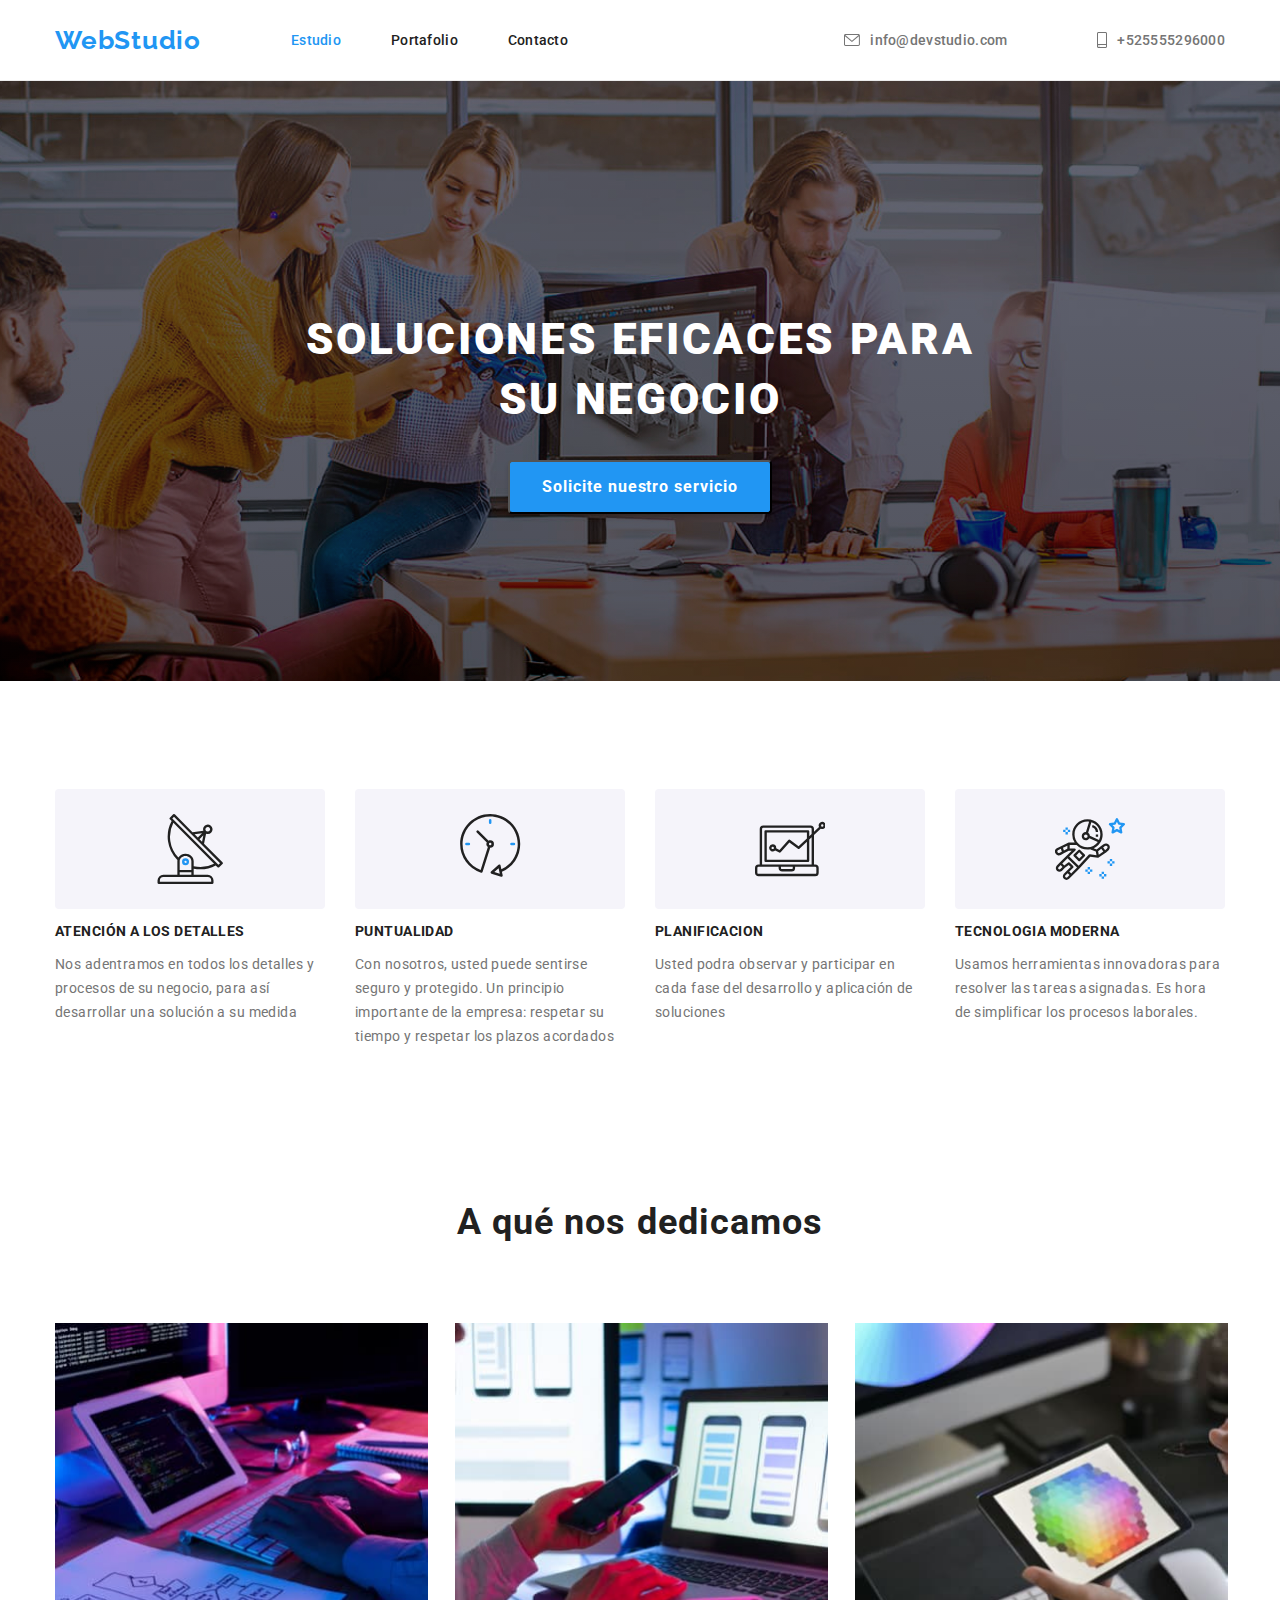
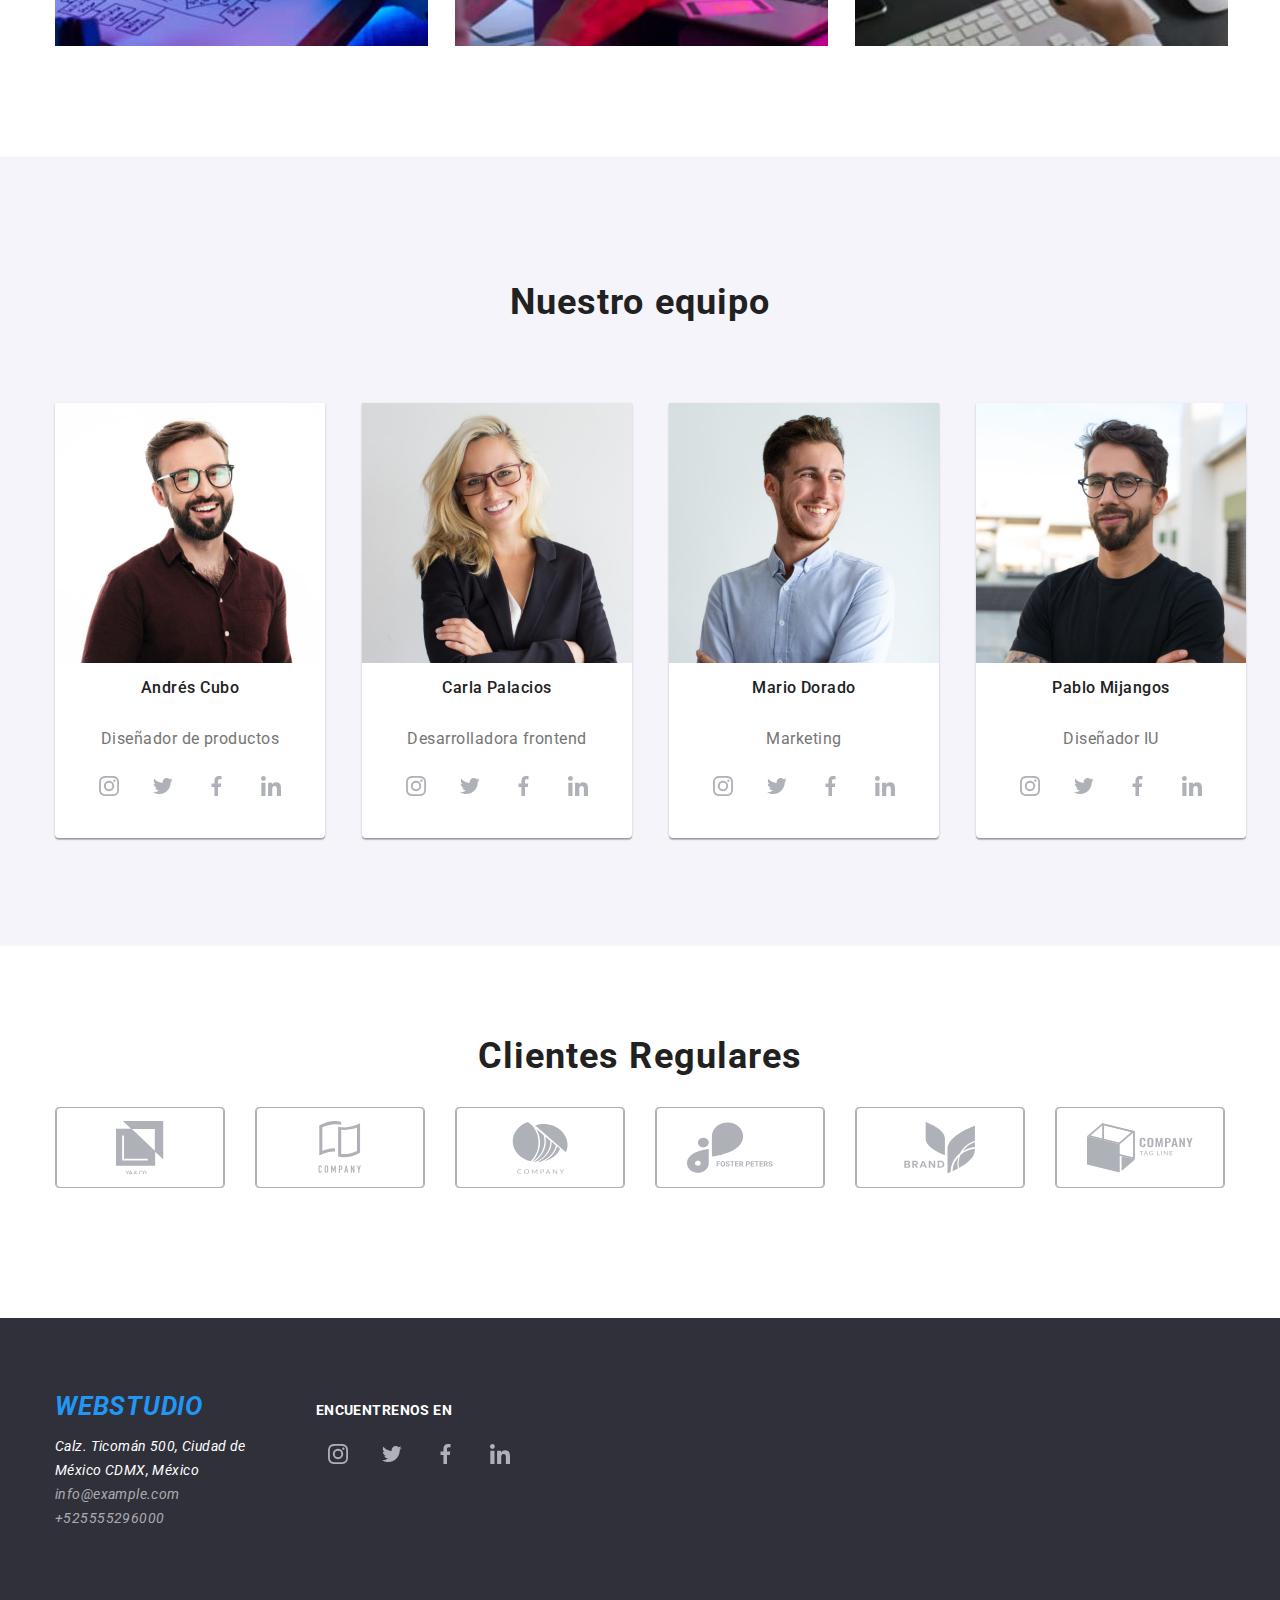
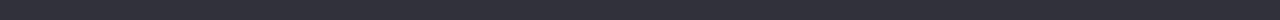
<file: index.html>
<!DOCTYPE html>
<html lang="en">
  <head>
    <meta charset="UTF-8" />
    <meta name="viewport" content="width=device-width, initial-scale=1.0" />
    <title>Document</title>
    <link
      rel="stylesheet"
      href="https://cdnjs.cloudflare.com/ajax/libs/modern-normalize/1.0.0/modern-normalize.min.css"
    />
    <link rel="stylesheet" href="./css/styles.css" />
  </head>
  <body>
    <header class="header__hero">
      <nav class="container navigation__container section__nav">
        <ul class="p-0 nav__options list ">
          <li><a href="index.html" class="hero_navigation link">WebStudio</a></li>
          <li class="nav_item"><a class="nav_link link current" href="index.html">Estudio</a></li>
          <li class="nav_item"><a class="nav_link link" href="portafolio.html">Portafolio</a></li>
          <li class="nav_item"><a class="nav_link link" href="#">Contacto</a></li>
        </ul>

        <ul class="nav__contacts list">
          <li class="nav_contact">
            <ul class="mail_list">
            <li>
              <a class="nav_link link" href="mailto:info@devstudio.com">
                <svg width="16" height="12"><use href="./images/icons.svg#icon-sobre"/></svg>
              info@devstudio.com
              </a>
            </li>
            </ul>
          </li>
          <li class="nav_contact">
            <ul class="tel_list">
              <li>
                <a class="nav_link link" href="tel:+525555296600">
                <svg width="10" height="16"><use href="./images/icons.svg#icon-telfono"/></svg>
                +525555296000
              </a>
            </li>
            </ul> 
          </li>
        </ul>
      </nav>
    </header>

    <main>
      <section class="hero_texts section__soluciones">
        <div class="container hero__text">
          <h1>SOLUCIONES EFICACES PARA SU NEGOCIO</h1>
          <div class="centrar_button">
            <button class="hero_button current-button" type="button">Solicite nuestro servicio</button>
        </div>
      </div>
      </section>

      <section class="container section__gallery">
        <ul class="p-0 services list about__gallery">
          <li>
          <ul class="list p-0">
            <li class="item__gallery"><svg width="70" height="70"><use href="./images/icons.svg#icon-antena"/></svg></li>
          </ul>
            <h3 class="services_list">ATENCIÓN A LOS DETALLES</h3>
            <p class="services_paragraph">
              Nos adentramos en todos los detalles y procesos de su negocio, para así desarrollar
              una solución a su medida
            </p>
          </li>

          <li>
          <ul class="list p-0">
              <li class="item__gallery"><svg width="70" height="70"><use href="./images/icons.svg#icon-reloj"/></svg></li>
          </ul>
            <h3 class="services_list">PUNTUALIDAD</h3>
            <p class="services_paragraph">
              Con nosotros, usted puede sentirse seguro y protegido. Un principio importante de la
              empresa: respetar su tiempo y respetar los plazos acordados
            </p>
          </li>

          <li>
          <ul class="list p-0">
              <li class="item__gallery"><svg width="70" height="70"><use href="./images/icons.svg#icon-compu"/></svg></li>
          </ul>
            <h3 class="services_list">PLANIFICACION</h3>
            <p class="services_paragraph">
              Usted podra observar y participar en cada fase del desarrollo y aplicación de
              soluciones
            </p>
          </li>

          <li>
            <ul class="list p-0">
              <li class="item__gallery"><svg width="70" height="70"><use href="./images/icons.svg#icon-astronauta"/></svg></li>
            </ul>
            <h3 class="services_list">TECNOLOGIA MODERNA</h3>
            <p class="services_paragraph">
              Usamos herramientas innovadoras para resolver las tareas asignadas. Es hora de
              simplificar los procesos laborales.
            </p>
          </li>
        </ul>
      </section>

      <section class="section__about section__about">
        <div class="container">
          <h2 class="about_tittle">A qué nos dedicamos</h2>
          <ul class="p-0 about__images list">
            <li><img src="./images/caja1.jpg" alt="imagen 1" width="373" height="323" /></li>
            <li><img src="./images/imagen.jpg" alt="imagen 1" width="373" height="323" /></li>
            <li><img src="./images/imagen(1).jpg" alt="imagen 1" width="373" height="323" /></li>
          </ul>
        </div>
      </section>

      <section class="team">
        <div class="container section__team">
          <h2 class="ourteam">Nuestro equipo</h2>
          <ul class="p-0 ourteam__list list">
            <li class="team__list">
              <img
                src="./images/imagen(2).jpg"
                alt="Esta es la imagen de andres"
                width="270"
                height="260"
              />
              <h3 class="team_name">Andrés Cubo</h3>
              <p class="team_ocupation">Diseñador de productos</p>
              <ul class="icon__list list p-0">
                <li class="item__team"><a class="item__team"><svg width="20" height="20"><use href="./images/icons.svg#icon-instagram"/></svg></a></li>
                <li class="item__team"><a class="item__team"><svg width="20" height="20"><use href="./images/icons.svg#icon-twitter"/></svg></a></li>
                <li class="item__team"><a class="item__team"><svg width="20" height="20"><use href="./images/icons.svg#icon-facebook"/></svg></a></li>
                <li class="item__team"><a class="item__team"><svg width="20" height="20"><use href="./images/icons.svg#icon-linkedin"/></svg></a></li>
              </ul>
            </li>
            <li class="team__list">
              <img
                src="./images/imagen(3).jpg"
                alt="Esta es la imagen de carla"
                width="270"
                height="260"
              />
              <h3 class="team_name">Carla Palacios</h3>
              <p class="team_ocupation">Desarrolladora frontend</p>
              <ul class="icon__list list p-0">
                <li class="item__team"><a class="item__team"><svg width="20" height="20"><use href="./images/icons.svg#icon-instagram"/></svg></a></li>
                <li class="item__team"><a class="item__team"><svg width="20" height="20"><use href="./images/icons.svg#icon-twitter"/></svg></a></li>
                <li class="item__team"><a class="item__team"><svg width="20" height="20"><use href="./images/icons.svg#icon-facebook"/></svg></a></li>
                <li class="item__team"><a class="item__team"><svg width="20" height="20"><use href="./images/icons.svg#icon-linkedin"/></svg></a></li>
              </ul>
            </li>
            <li class="team__list">
              <img
                src="./images/imagen(4).jpg"
                alt="Eta es la imagen de mario"
                width="270"
                height="260"
              />
              <h3 class="team_name">Mario Dorado</h3>
              <p class="team_ocupation">Marketing</p>
              <ul class="icon__list list p-0">
                <li class="item__team"><a class="item__team"><svg width="20" height="20"><use href="./images/icons.svg#icon-instagram"/></svg></a></li>
                <li class="item__team"><a class="item__team"><svg width="20" height="20"><use href="./images/icons.svg#icon-twitter"/></svg></a></li>
                <li class="item__team"><a class="item__team"><svg width="20" height="20"><use href="./images/icons.svg#icon-facebook"/></svg></a></li>
                <li class="item__team"><a class="item__team"><svg width="20" height="20"><use href="./images/icons.svg#icon-linkedin"/></svg></a></li>
              </ul>
            </li>
            <li class="team__list">
              <img
                src="./images/imagen(5).jpg"
                alt="Esta es la imagen de pablo"
                width="270"
                height="260"
              />
              <h3 class="team_name">Pablo Mijangos</h3>
              <p class="team_ocupation">Diseñador IU</p>
              <ul class="icon__list list p-0">
                <li class="item__team"><a class="item__team"><svg width="20" height="20"><use href="./images/icons.svg#icon-instagram"/></svg></a></li>
                <li class="item__team"><a class="item__team"><svg width="20" height="20"><use href="./images/icons.svg#icon-twitter"/></svg></a></li>
                <li class="item__team"><a class="item__team"><svg width="20" height="20"><use href="./images/icons.svg#icon-facebook"/></svg></a></li>
                <li class="item__team"><a class="item__team"><svg width="20" height="20"><use href="./images/icons.svg#icon-linkedin"/></svg></a></li>
              </ul>
            </li>
          </ul>
        </div>
      </section>
    </main>

    <section class="client">
      <div class="container section__client">
        <h2 class="client_tittle">Clientes Regulares</h2>
        <ul class="p-0 client_list list">
          <li class="item__client"><a class="item__client"><svg width="106" height="53"><use href="./images/icons.svg#icon-cliente1"/></svg></a></li>
          <li class="item__client"><a class="item__client"><svg width="106" height="53"><use href="./images/icons.svg#icon-cliente2"/></svg></a></li>
          <li class="item__client"><a class="item__client"><svg width="106" height="53"><use href="./images/icons.svg#icon-cliente3"/></svg></a></li>
          <li class="item__client"><a class="item__client"><svg width="106" height="53"><use href="./images/icons.svg#icon-cliente4"/></svg></a></li>
          <li class="item__client"><a class="item__client"><svg width="106" height="53"><use href="./images/icons.svg#icon-cliente5"/></svg></a></li>
          <li class="item__client"><a class="item__client"><svg width="106" height="53"><use href="./images/icons.svg#icon-cliente6"/></svg></a></li>
        </ul>
      </div>
    </section>

    <footer class="last_part">
      <div class="last_part container">
        <div>
          <address class="section__address">
            <a class="icon link" href="index.html">WEBSTUDIO</a>
            <ul class="last list p-0">
              <li>
                <p class="lastpart_address">Calz. Ticomán 500, Ciudad de</p>
                <p class="lastpart_address">México CDMX, México</p>
              </li>
              <li><a class="lastpart_info link" href="mailto:info@example.com">info@example.com</a></li>
              <li><a class="lastpart_info link" href="tel:+525555296600">+525555296000</a></li>
            </ul>
          </address>
      </div>
      <div class="section__socialmedia">
        <h2 class="socialmedia__tittle">ENCUENTRENOS EN</h2>
        <ul class="icon__list list p-0">
          <li class="item__team"><a class="item__team"><svg width="20" height="20"><use href="./images/icons.svg#icon-instagram"/></svg></a></li>
          <li class="item__team"><a class="item__team"><svg width="20" height="20"><use href="./images/icons.svg#icon-twitter"/></svg></a></li>
          <li class="item__team"><a class="item__team"><svg width="20" height="20"><use href="./images/icons.svg#icon-facebook"/></svg></a></li>
          <li class="item__team"><a class="item__team"><svg width="20" height="20"><use href="./images/icons.svg#icon-linkedin"/></svg></a></li>
        </ul>
      </div>
      </div>
    </footer>
  </body>
</html>
</file>
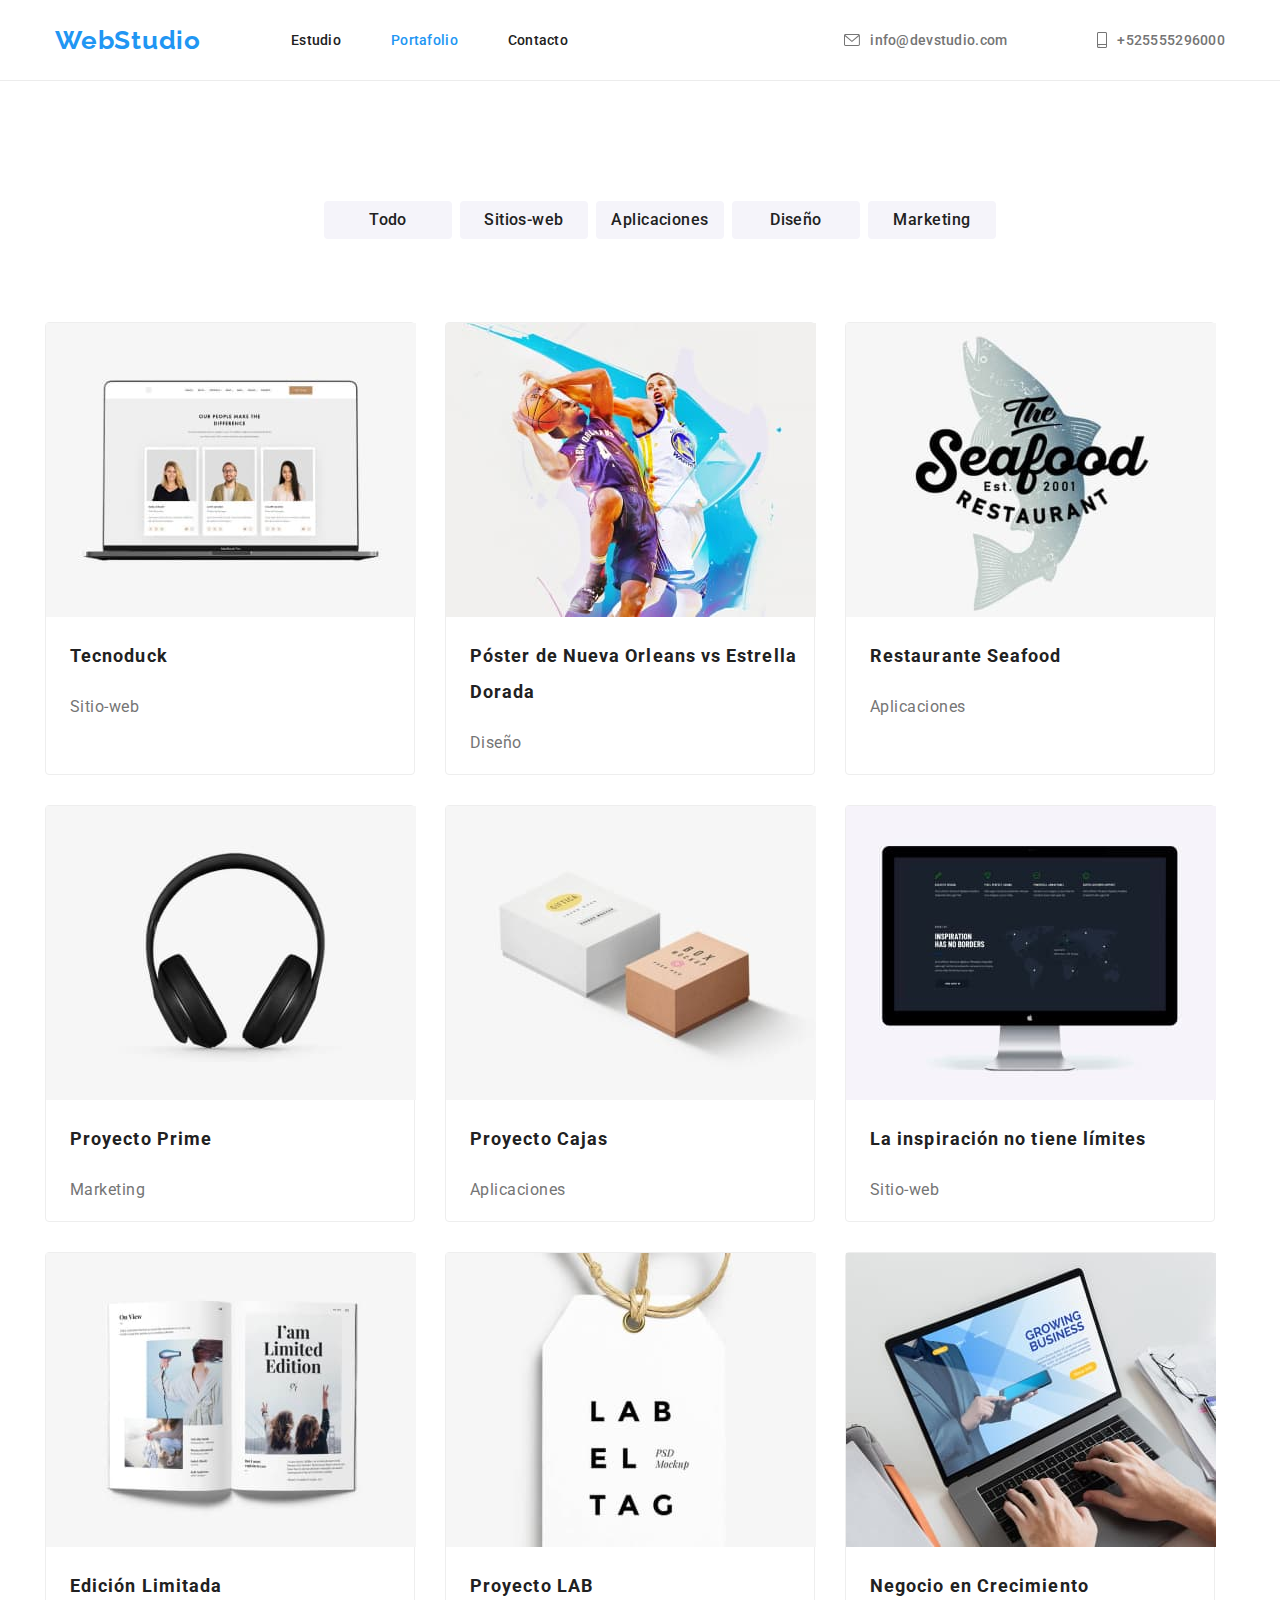
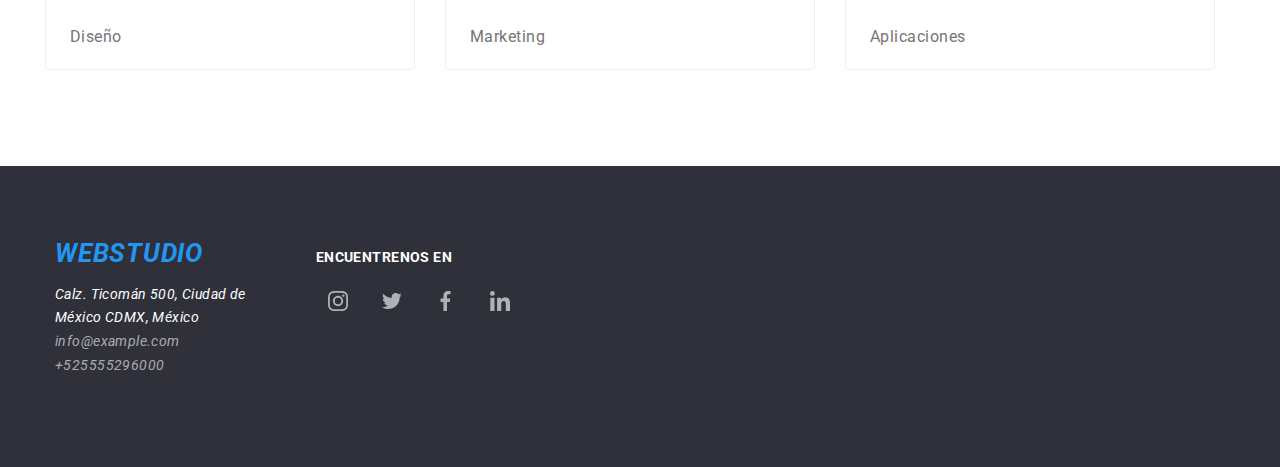
<file: portafolio.html>
<!DOCTYPE html>
<html lang="en">
  <head>
    <meta charset="UTF-8" />
    <meta name="viewport" content="width=device-width, initial-scale=1.0" />
    <title>Document</title>
    <link
      rel="stylesheet"
      href="https://cdnjs.cloudflare.com/ajax/libs/modern-normalize/1.0.0/modern-normalize.min.css"
    />
    <link rel="stylesheet" href="./css/styles.css" />
  </head>
  <body>
    <header class="header__hero">
      <nav class="container navigation__container section__nav">
        <ul class="p-0 nav__options list">
          <li><a href="index.html" class="hero_navigation link">WebStudio</a></li>
          <li class="nav_item"><a class="nav_link link" href="index.html">Estudio</a></li>
          <li class="nav_item">
            <a class="nav_link link current" href="portafolio.html">Portafolio</a>
          </li>
          <li class="nav_item"><a class="nav_link link" href="#">Contacto</a></li>
        </ul>

        <ul class="nav__contacts list">
          <li class="nav_contact">
            <ul class="mail_list">
            <li>
              <a class="nav_link link" href="mailto:info@devstudio.com">
                <svg width="16" height="12"><use href="./images/icons.svg#icon-sobre"/></svg>
              info@devstudio.com
              </a>
            </li>
            </ul>
          </li>
          <li class="nav_contact">
            <ul class="tel_list">
              <li>
                <a class="nav_link link" href="tel:+525555296600">
                <svg width="10" height="16"><use href="./images/icons.svg#icon-telfono"/></svg>
                +525555296000
              </a>
            </li>
            </ul> 
          </li>
        </ul>
      </nav>
    </header>

    <main>
      <section class="container buttons__container">
        <ul class="buttons list buttons__menu">
          <li class="buttons_list">
            <button type="button" href="#" class="buttons_item">Todo</button>
          </li>
          <li class="buttons_list">
            <button type="button" href="#" class="buttons_item">Sitios-web</button>
          </li>
          <li class="buttons_list">
            <button type="button" href="#" class="buttons_item">Aplicaciones</button>
          </li>
          <li class="buttons_list">
            <button type="button" href="#" class="buttons_item">Diseño</button>
          </li>
          <li class="buttons_list">
            <button type="button" href="#" class="buttons_item">Marketing</button>
          </li>
        </ul>
      </section>

      <section class="container section__images">
        <ul class="images_options list p-0">
          <li class="images_list">
            <img
              src="./images/imagen21.jpg"
              alt="Esta es la imagen de tecnoduck"
              width="370"
              height="294"
            />
            <h3 class="images_name">Tecnoduck</h3>
            <p class="images_description">Sitio-web</p>
          </li>
          <li class="images_list">
            <img
              src="./images/imagen22.jpg"
              alt="Esta es la imagen del póster de Nueva Orleans vs Estrella Dorada"
              width="370"
              height="294"
            />
            <h3 class="images_name">Póster de Nueva Orleans vs Estrella Dorada</h3>
            <p class="images_description">Diseño</p>
          </li>
          <li class="images_list">
            <img
              src="./images/imagen23.jpg"
              alt="Esta es la imagen del Restaurante Seafood"
              width="370"
              height="294"
            />
            <h3 class="images_name">Restaurante Seafood</h3>
            <p class="images_description">Aplicaciones</p>
          </li>
          <li class="images_list">
            <img
              src="./images/imagen24.jpg"
              alt="Esta es la imagen del Proyecto Prime"
              width="370"
              height="294"
            />
            <h3 class="images_name">Proyecto Prime</h3>
            <p class="images_description">Marketing</p>
          </li>
          <li class="images_list">
            <img
              src="./images/imagen25.jpg"
              alt="Esta es la imagen del Proyecto Cajas"
              width="370"
              height="294"
            />
            <h3 class="images_name">Proyecto Cajas</h3>
            <p class="images_description">Aplicaciones</p>
          </li>
          <li class="images_list">
            <img
              src="./images/imagen26.jpg"
              alt="Esta es la imagen de La inspiración no tiene límites"
              width="370"
              height="294"
            />
            <h3 class="images_name">La inspiración no tiene límites</h3>
            <p class="images_description">Sitio-web</p>
          </li>
          <li class="images_list">
            <img
              src="./images/imagen27.jpg"
              alt="Esta es la imagen de la Edición Limitada"
              width="370"
              height="294"
            />
            <h3 class="images_name">Edición Limitada</h3>
            <p class="images_description">Diseño</p>
          </li>
          <li class="images_list">
            <img
              src="./images/imagen28.jpg"
              alt="Esta es la imagen del Proyecto LAB"
              width="370"
              height="294"
            />
            <h3 class="images_name">Proyecto LAB</h3>
            <p class="images_description">Marketing</p>
          </li>
          <li class="images_list">
            <img
              src="./images/imagen29.jpg"
              alt="Esta es la imagen del Negocio en Crecimiento"
              width="370"
              height="294"
            />
            <h3 class="images_name">Negocio en Crecimiento</h3>
            <p class="images_description">Aplicaciones</p>
          </li>
        </ul>
      </section>
    </main>
    
    <footer class="last_part">
      <div class="last_part container">
        <div>
          <address class="section__address">
            <a class="icon link" href="index.html">WEBSTUDIO</a>
            <ul class="last list p-0">
              <li>
                <p class="lastpart_address">Calz. Ticomán 500, Ciudad de</p>
                <p class="lastpart_address">México CDMX, México</p>
              </li>
              <li><a class="lastpart_info link" href="mailto:info@example.com">info@example.com</a></li>
              <li><a class="lastpart_info link" href="tel:+525555296600">+525555296000</a></li>
            </ul>
          </address>
      </div>
      <div class="section__socialmedia">
        <h2 class="socialmedia__tittle">ENCUENTRENOS EN</h2>
        <ul class="icon__list list p-0">
          <li class="item__team"><a class="item__team"><svg width="20" height="20"><use href="./images/icons.svg#icon-instagram"/></svg></a></li>
          <li class="item__team"><a class="item__team"><svg width="20" height="20"><use href="./images/icons.svg#icon-twitter"/></svg></a></li>
          <li class="item__team"><a class="item__team"><svg width="20" height="20"><use href="./images/icons.svg#icon-facebook"/></svg></a></li>
          <li class="item__team"><a class="item__team"><svg width="20" height="20"><use href="./images/icons.svg#icon-linkedin"/></svg></a></li>
        </ul>
      </div>
      </div>
    </footer>
  </body>
</html>
</file>
<file: css/styles.css>
@import url('https://fonts.googleapis.com/css2?family=Roboto:ital,wght@0,100;0,300;0,400;0,500;0,700;0,900;1,100;1,300;1,400;1,500;1,700;1,900&display=swap');
@import url('https://fonts.googleapis.com/css2?family=Raleway:ital,wght@0,100;0,200;0,300;0,400;0,500;0,600;0,700;0,800;0,900;1,100;1,200;1,300;1,400;1,500;1,600;1,700;1,800;1,900&family=Roboto:ital,wght@0,100;0,300;0,400;0,500;0,700;0,900;1,100;1,300;1,400;1,500;1,700;1,900&display=swap');

:root {
  --blue-color: rgb(33, 150, 243, 1);
  --black-color: rgb(33, 33, 33, 1);
  --white-font: rgb(255, 255, 255, 1);
  --background-title: rgb(47, 48, 58, 1);
  --paragraph-color: rgb(117, 117, 117, 1);
}

body {
  font-family: 'Roboto', sans-serif;
  font-size: 14px;
  color: var(--black-color);
}

svg{
  fill: currentColor;
}

.container {
  width: 1200px;
  margin: 0 auto;
  padding: 0 15px;
}

.section__nav {
  height: 80px;
}

.section__gallery {
  padding-top: 94px;
}

.section__about {
  padding-top: 94px;
  padding-bottom: 94px;
}


.team {
  background: rgb(245, 244, 250);
}

.section__address {
  padding-top: 60px;
  padding-bottom: 60px;
}

.section__socialmedia {
  padding-top: 72px;
  padding-bottom: 100px;
}

.list {
  list-style: none;
}

.link {
  text-decoration: none;
}

.portafolio__none {
  display: none;
}

.hero_navigation {
  color: var(--blue-color);
  font-family: 'Raleway';
  font-weight: 700;
  font-size: 26px;
  line-height: 1.17em;
  letter-spacing: 0.03em;
  cursor: pointer;
  padding-right: 40px;
}

.nav__options .nav_link {
  color: var(--black-color);
  font-weight: 500;
  font-size: 14px;
  line-height: 1.17em;
  letter-spacing: 0.02em;
}

.nav_item .current {
  color: var(--blue-color);
}

.nav__contacts .nav_link {
  color: var(--paragraph-color);
  font-weight: 500;
  font-size: 14px;
  line-height: 1.17em;
  letter-spacing: 0.02em;
  display: flex;
  align-items: center;
  gap: 10px;
}

.nav__options .nav_link:hover {
  color: var(--blue-color);
}

.nav__contacts .nav_link:hover {
  color: var(--blue-color);
}

.nav__options .nav_link:focus {
  color: var(--blue-color);
}

.nav__contacts .nav_link:focus {
  color: var(--blue-color);
}

.hero_texts h1 {
  color: var(--white-font);
  font-weight: 900;
  font-size: 44px;
  line-height: 1.36;
  letter-spacing: 2.64px;
  text-transform: uppercase;
}

.hero_texts button {
  font-weight: 700;
  font-size: 16px;
  line-height: 1.88em;
  letter-spacing: 0.96px;
  justify-content: center;
}

.hero_texts {
  height: 600px;
  background-color: var(--background-title);
  text-align: center;
  align-items: center;
  background-image: linear-gradient(to bottom, rgba(47, 48, 58, 0.4), rgba(0, 0, 0, 0.4)),
    url('../images/soluciones.jpg');
  background-size: cover;
  background-repeat: no-repeat;
  background-position: center;
}

.section__soluciones {
  height: 600px;
  padding-top: 200px;
  padding-bottom: 200px;
}

.hero_button {
  color: var(--white-font);
  background-color: var(--blue-color);
  letter-spacing: 0.06em;
  cursor: pointer;
  padding: 10px 32px;
  gap: 10px;
}

.current-button{
  border-radius: 4px;
  background: var(--blue-color);
  box-shadow: 0px 4px 4px 0px rgba(0, 0, 0, 0.15);
}

.services_list {
  color: var(--black-color);
  font-weight: 700;
  font-size: 14px;
  line-height: 1.17em;
  letter-spacing: 0.03em;
}

.services_paragraph {
  color: var(--paragraph-color);
  font-size: 14px;
  line-height: 1.71;
  letter-spacing: 0.03em;
}

.about_tittle {
  color: var(--black-color);
  font-weight: 700;
  font-size: 36px;
  line-height: 1.17em;
  letter-spacing: 0.03em;
  text-align: center;
  padding-bottom: 50px;
}

.ourteam {
  color: var(--black-color);
  font-weight: 700;
  font-size: 36px;
  line-height: 1.17em;
  letter-spacing: 0.03em;
  text-align: center;
  padding-bottom: 50px;
}

.team_name {
  color: var(--black-color);
  font-weight: 500;
  font-size: 16px;
  line-height: 1.17em;
  letter-spacing: 0.03em;
  text-align: center;
}

.team_ocupation {
  color: var(--paragraph-color);
  font-size: 16px;
  line-height: 1.17em;
  letter-spacing: 0.03em;
  text-align: center;
}

.section__team {
  padding-top: 94px;
  padding-bottom: 94px;
}

.client_tittle {
  color: var(--black-color);
  font-weight: 700;
  font-size: 36px;
  line-height: 1.17em;
  letter-spacing: 1.08px;
  text-align: center;
}

.section__client {
  height: 372px;
  padding-top: 59px;
  padding-bottom: 151px;
}

.last_part {
  display: flex;
  gap: 70px;
  color: var(--white-font);
  background-color: var(--background-title);
  cursor: pointer;
  align-items: baseline;
}

.icon {
  color: var(--blue-color);
  font-weight: 700;
  font-size: 26px;
  line-height: 1.17em;
  letter-spacing: 0.03em;
}

.last {
  font-size: 14px;
  line-height: 1.71em;
  letter-spacing: 0.03em;
}

.lastpart_address {
  color: var(--white-font);
  margin: 0;
}

.lastpart_info {
  color: rgba(255, 255, 255, 0.6);
}

.buttons_item {
  color: var(--black-color);
  font-weight: 500;
  font-size: 16px;
  line-height: 1.63em;
  cursor: pointer;
  letter-spacing: 0.03em;
  border: 0;
  border-radius: 4px;
  background: #f5f4fa;
  width: 128px;
  height: 38px;
  flex-shrink: 0;
}

.buttons_item:hover {
  color: var(--white-font);
  background-color: var(--blue-color);
  border-radius: 4px;
  /* shadow-middle */
  box-shadow: 0px 2px 2px 0px rgba(0, 0, 0, 0.12), 0px 1px 2px 0px rgba(0, 0, 0, 0.08),
    0px 3px 1px 0px rgba(0, 0, 0, 0.1);
}

.buttons_item:focus {
  color: var(--white-font);
  background-color: var(--blue-color);
}

.images_name {
  color: var(--black-color);
  font-weight: 700;
  font-size: 18px;
  line-height: 2em;
  letter-spacing: 0.06em;
  padding-left: 24px;
}

.images_description {
  color: var(--paragraph-color);
  font-size: 16px;
  line-height: 1.88em;
  letter-spacing: 0.03em;
  padding-left: 24px;
}

.header__hero {
  border-bottom: 1px solid rgba(236, 236, 236, 1);
}

/*Estilos header del index*/

.navigation__container {
  display: flex;
  justify-content: space-between;
  align-items: center;
  align-content: center;
}

.nav__options {
  display: flex;
  column-gap: 50px;
  justify-content: center;
  align-items: center;
}

.nav__contacts {
  display: flex;
  column-gap: 50px;
  justify-content: center;
  align-items: center;
}

/*Soluciones eficaces*/

.hero__text {
  display: flex;
  flex-direction: column;
  width: 700px;
}

.centrar__button {
  justify-content: center;
  align-items: center;
  display: flex;
}

.about__gallery {
  display: flex;
  gap: 30px;
}

.about__images {
  display: flex;
  gap: 27px;
  padding-top: 55.05px;
  padding-bottom: 94px;
}

.ourteam__list {
  display: flex;
  gap: 37px;
}

.team__list {
  border-radius: 0px 0px 4px 4px;
  background: #fff;
  display: flex;
  flex-direction: column;
  justify-content: center;
  align-items: center;
  /* material shadow v1 */
  box-shadow: 0px 2px 1px 0px rgba(0, 0, 0, 0.2), 0px 1px 1px 0px rgba(0, 0, 0, 0.14),
    0px 1px 3px 0px rgba(0, 0, 0, 0.12);
}

/*botones portfolio*/

.buttons__container {
  padding-top: 106px;
  padding-bottom: 50px;
}

.buttons__menu {
  display: flex;
  gap: 8px;
  justify-content: center;
}

.images_options {
  display: flex;
  flex-wrap: wrap;
  gap: 30px;
}

.images_list {
  border-radius: 4px;
  width: 370px;
  border: 1px solid rgb(238, 238, 238);
  background: var(--white-font);
}

.images_list:hover {
  box-shadow: 1px 4px 6px 0px rgba(0, 0, 0, 0.16), 0px 4px 4px 0px rgba(0, 0, 0, 0.06),
    0px 1px 1px 0px rgba(0, 0, 0, 0.12);
}

.section__images {
  padding: 5px;
  padding-bottom: 82px;
}

.p-0 {
  padding: 0;
}

.mail_list {
  display: flex;
  list-style: none;
  gap: 10px;
}

.tel_list {
  display: flex;
  list-style: none;
  gap: 10px;
}

.mail_list:hover .nav_link {
  fill: var(--blue-color);
  color: var(--blue-color);
}

.mail_list:focus .nav_link {
  fill: var(--blue-color);
  color: var(--blue-color);
}

.tel_list:hover .nav_link {
  fill: var(--blue-color);
  color: var(--blue-color);
}

.tel_list:focus .nav_link {
  fill: var(--blue-color);
  color: var(--blue-color);
}

.item__gallery {
  display: flex;
  justify-content: center;
  align-items: center;
  width: 270px;
  height: 120px;
  border-radius: 4px;
  background-color: rgba(245, 244, 250, 1);
}

.icon__list {
  display: flex;
  gap: 10px;
  padding-bottom: 30px;
}

.item__team {
  display: flex;
  justify-content: center;
  align-items: center;
  width: 44px;
  height: 44px;
  border-radius: 50%;
  fill: rgba(175, 177, 184, 1);
  color: rgba(175, 177, 184, 1);
}

.item__team:hover {
  color: var(--white-font);
  background-color: var(--blue-color);
  cursor: pointer;
}

.item__team:focus {
  color: var(--white-font);
  background-color: var(--blue-color);
  cursor: pointer;
}

.item__client {
  display: flex;
  justify-content: center;
  align-items: center;
  width: 170px;
  height: 81px;
  border-radius: 4px;
  border: 1px solid #afb1b8;
  color: rgba(175, 177, 184, 1);
}

.client_list {
  display: flex;
  justify-content: center;
  align-items: center;
  gap: 30px;
}

.item__client:hover {
  fill: var(--blue-color);
  border: 1px solid rgb(33, 150, 243);
}

.item__client:focus {
  fill: var(--blue-color);
  border: 1px solid rgb(33, 150, 243);
}

.socialmedia__tittle {
  color: var(--white-font);
  font-weight: 700;
  font-size: 14px;
  line-height: normal;
  letter-spacing: 0.42px;
}

.item__socialmedia {
  display: flex;
  justify-content: center;
  align-items: center;
  width: 44px;
  height: 44px;
  border-radius: 50%;
  fill: var(--white-font);
  background-color: rgba(255, 255, 255, 0.1);
}

.item__socialmedia:hover {
  fill: var(--white-font);
  background-color: var(--blue-color);
  cursor: pointer;
}
</file>
